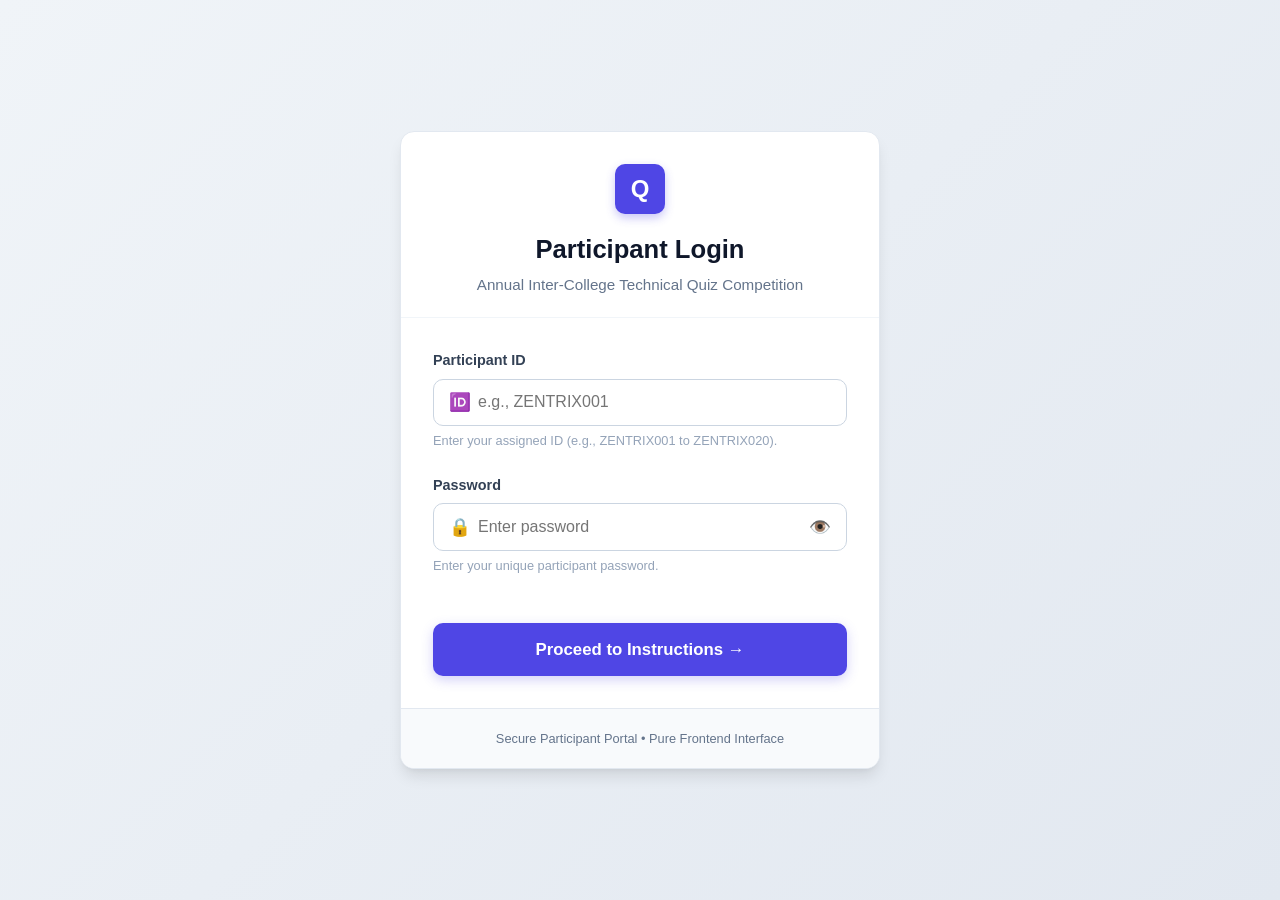
<file: index.html>
<!DOCTYPE html>
<html lang="en">
<head>
  <meta charset="UTF-8">
  <meta http-equiv="refresh" content="0; url=login.html">
  <title>Redirecting to Quiz Login...</title>
  <script>
    window.location.href = "login.html";
  </script>
</head>
<body style="background:#0f172a; color:#fff; font-family:sans-serif; display:flex; justify-content:center; align-items:center; height:100vh; margin:0;">
  <p>Redirecting to <a href="login.html" style="color:#6366f1;">Login Page</a>...</p>
</body>
</html>
</file>
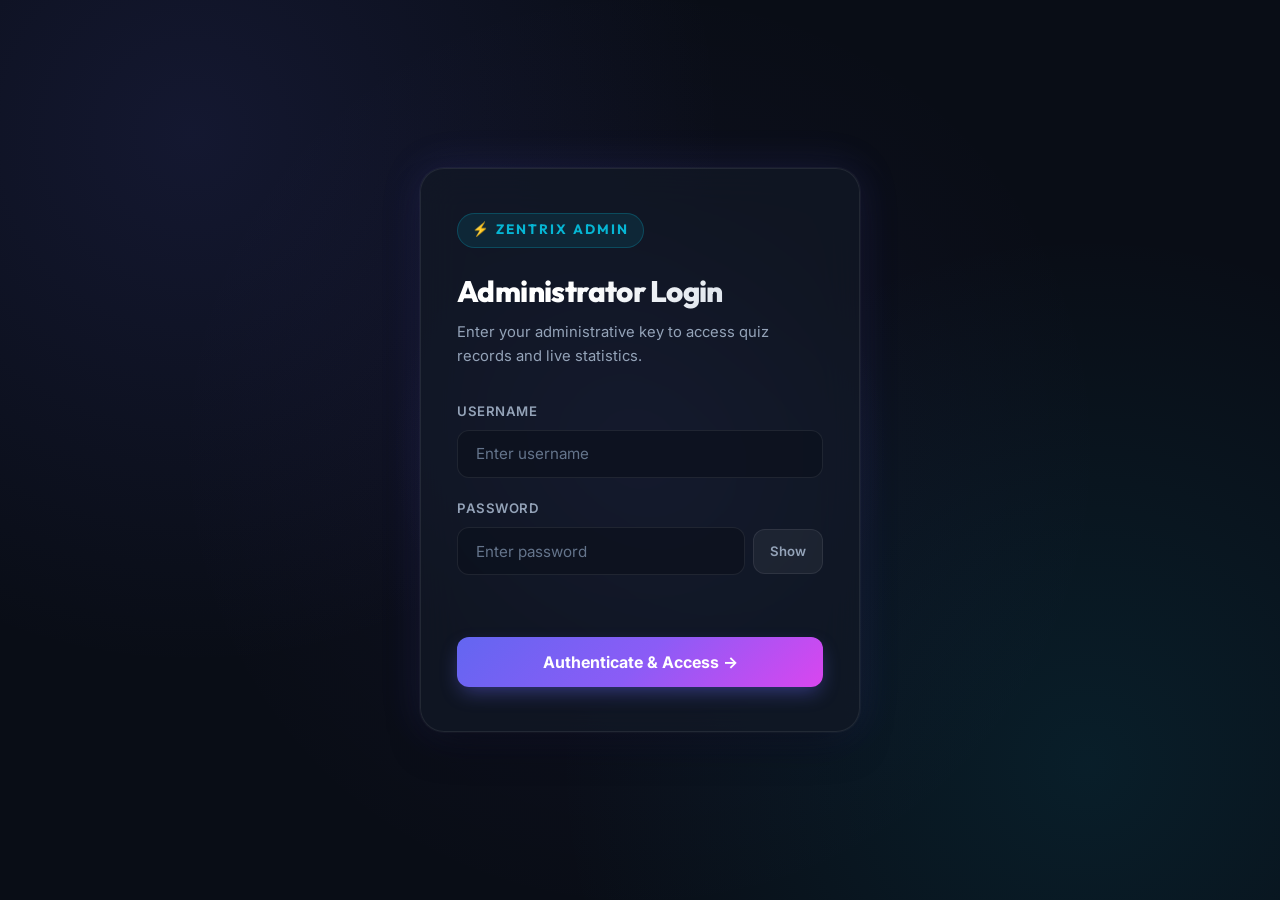
<file: portal-secret-x2026/index.html>
<!DOCTYPE html>
<html lang="en">

<head>

    <meta charset="UTF-8">

    <meta name="viewport"
          content="width=device-width, initial-scale=1.0">

    <title>Zentrix Quiz - Admin Command Center</title>

    <base href="/portal-secret-x2026/">

    <link rel="stylesheet" href="/portal-secret-x2026/portal.css">

</head>


<body>


    <!-- ADMIN LOGIN -->

    <section id="loginView" class="login-view">

        <div class="login-card">

            <div class="brand">
                ⚡ ZENTRIX ADMIN
            </div>

            <h1>
                Administrator Login
            </h1>

            <p class="muted">
                Enter your administrative key to access quiz records and live statistics.
            </p>


            <form id="loginForm">


                <label for="username">
                    Username
                </label>

                <input
                    type="text"
                    id="username"
                    placeholder="Enter username"
                    autocomplete="username"
                >


                <label for="password">
                    Password
                </label>


                <div class="password-row">

                    <input
                        type="password"
                        id="password"
                        placeholder="Enter password"
                        autocomplete="current-password"
                    >

                    <button
                        type="button"
                        id="togglePassword"
                    >
                        Show
                    </button>

                </div>


                <p
                    id="loginError"
                    class="error"
                ></p>


                <button
                    type="submit"
                    class="primary"
                >
                    Authenticate & Access →
                </button>


            </form>

        </div>

    </section>



    <!-- ADMIN DASHBOARD -->

    <section id="dashboardView" hidden>


        <header class="topbar">

            <div>

                <span class="brand small">
                    ⚡ ZENTRIX ADMIN
                </span>

                <h1>
                    Admin Dashboard
                </h1>

            </div>

            <div class="topbar-actions">

                <button
                    id="clearTestDataBtn"
                    class="secondary"
                >
                    🗑️ Clear Test Data
                </button>

                <button
                    id="logoutBtn"
                    class="secondary"
                >
                    🚪 Logout
                </button>

            </div>

        </header>



        <!-- SUMMARY CARDS -->

        <div class="summary-grid">


            <div class="summary-card">

                <span>
                    Total Participants
                </span>

                <strong id="totalParticipants">
                    0
                </strong>

            </div>


            <div class="summary-card">

                <span>
                    Submitted
                </span>

                <strong id="submitted">
                    0
                </strong>

            </div>


            <div class="summary-card">

                <span>
                    Not Submitted
                </span>

                <strong id="notSubmitted">
                    0
                </strong>

            </div>


            <div class="summary-card">

                <span>
                    Highest Score
                </span>

                <strong id="highestScore">
                    0/100
                </strong>

            </div>


        </div>



        <!-- PARTICIPANT RESULTS -->

        <div class="panel">


            <div class="panel-title">

                <div>

                    <h2>
                        Participant Results
                    </h2>

                    <p>
                        Real-time submissions, scores, and integrity violation logs
                    </p>

                </div>

            </div>


            <div class="table-wrap">


                <table>


                    <thead>

                        <tr>

                            <th>
                                Participant Name
                            </th>

                            <th>
                                Participant ID
                            </th>

                            <th>
                                Score /100
                            </th>

                            <th>
                                Time Taken
                            </th>

                            <th>
                                Correct Answers
                            </th>

                            <th>
                                Wrong Answers
                            </th>

                            <th>
                                Tab-Switch Violations
                            </th>

                            <th>
                                Submission Status
                            </th>

                            <th>
                                View Details
                            </th>

                        </tr>

                    </thead>


                    <tbody id="participantsBody">

                    </tbody>


                </table>


            </div>


        </div>


    </section>



    <!-- PARTICIPANT DETAILS -->

    <section id="detailsView" hidden>


        <header class="topbar">

            <div>

                <span class="brand small">
                    ⚡ ZENTRIX ADMIN
                </span>

                <h1>
                    Participant Details
                </h1>

            </div>


            <button
                id="backBtn"
                class="secondary"
            >
                ← Back to Dashboard
            </button>

        </header>



        <!-- PARTICIPANT INFORMATION -->

        <div class="profile-grid">


            <div>

                <span>
                    Name
                </span>

                <strong id="detailName">
                </strong>

            </div>


            <div>

                <span>
                    Participant ID
                </span>

                <strong id="detailId">
                </strong>

            </div>


            <div>

                <span>
                    Score
                </span>

                <strong id="detailScore">
                </strong>

            </div>


            <div>

                <span>
                    Time Taken
                </span>

                <strong id="detailTime">
                </strong>

            </div>


            <div>

                <span>
                    Correct Answers
                </span>

                <strong id="detailCorrect">
                </strong>

            </div>


            <div>

                <span>
                    Wrong Answers
                </span>

                <strong id="detailWrong">
                </strong>

            </div>


            <div>

                <span>
                    Tab-Switch Violations
                </span>

                <strong id="detailViolations">
                </strong>

            </div>


            <div>

                <span>
                    Submission Status
                </span>

                <strong id="detailStatus">
                </strong>

            </div>


        </div>



        <!-- QUESTION RESULTS -->

        <div class="panel">

            <h2>
                Question-wise Results
            </h2>

            <div id="questionResults">

            </div>

        </div>


    </section>



    <script src="/portal-secret-x2026/portal.js"></script>


</body>

</html>
</file>
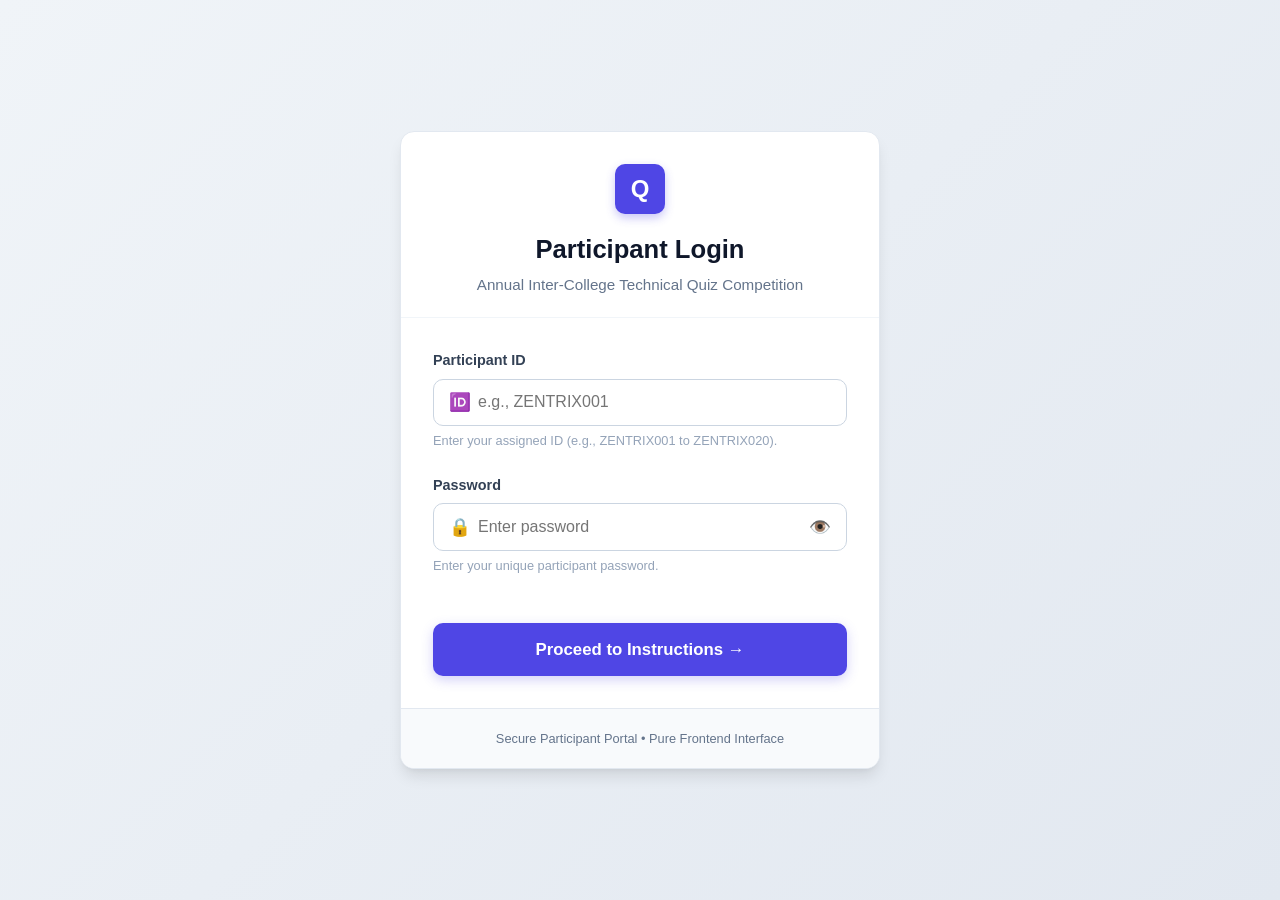
<file: instructions.html>
<!DOCTYPE html>
<html lang="en">
<head>
  <meta charset="UTF-8">
  <meta name="viewport" content="width=device-width, initial-scale=1.0">
  <title>College Tech Quiz 2026 - Instructions</title>
  <link rel="stylesheet" href="style.css">
</head>
<body>
  <div class="page-wrapper">
    <div class="card instructions-card">
      <div class="card-header">
        <div class="brand-icon" style="margin: 0 auto 0.75rem auto; width: 44px; height: 44px; font-size: 1.3rem;">📋</div>
        <h2>Quiz Instructions & Rules</h2>
        <p>Please review the rules carefully before starting your attempt.</p>
      </div>

      <div class="card-body">
        <!-- Participant Greeting Banner -->
        <div class="participant-banner" style="justify-content: center; text-align: center;">
          <div>
            <strong>Allocated Participant ID:</strong> <span id="participantIdDisplay">Loading...</span>
          </div>
        </div>

        <!-- Metric Boxes -->
        <div class="rules-grid">
          <div class="rule-metric-box">
            <div class="metric-val">20</div>
            <div class="metric-lbl">Total Questions</div>
          </div>
          <div class="rule-metric-box">
            <div class="metric-val">15:00</div>
            <div class="metric-lbl">Minutes Time Limit</div>
          </div>
          <div class="rule-metric-box">
            <div class="metric-val">+5</div>
            <div class="metric-lbl">Per Correct Answer</div>
          </div>
          <div class="rule-metric-box">
            <div class="metric-val">0</div>
            <div class="metric-lbl">Negative Marking</div>
          </div>
          <div class="rule-metric-box">
            <div class="metric-val">100</div>
            <div class="metric-lbl">Maximum Score</div>
          </div>
        </div>

        <!-- Detailed Rules List -->
        <ul class="instruction-list">
          <li class="instruction-item">
            <span class="item-icon">⏱️</span>
            <div class="item-content">
              <h4>Strict 15-Minute Timer</h4>
              <p>The countdown timer starts the moment you click "Start Quiz". If the timer reaches 00:00, your quiz will automatically be submitted with your current selections.</p>
            </div>
          </li>

          <li class="instruction-item warning-item">
            <span class="item-icon">⚠️</span>
            <div class="item-content">
              <h4>Tab Switching Detection</h4>
              <p>Tab switching is actively detected and recorded. Navigating away from the quiz tab to other browser tabs or windows will trigger a violation counter and prompt a warning alert.</p>
            </div>
          </li>

          <li class="instruction-item warning-item">
            <span class="item-icon">🔄</span>
            <div class="item-content">
              <h4>Leaving / Refreshing Warning</h4>
              <p>Reloading the page, closing the tab, or navigating backward will trigger a browser warning. Please avoid refreshing during your test attempt.</p>
            </div>
          </li>

          <li class="instruction-item danger-item">
            <span class="item-icon">🔒</span>
            <div class="item-content">
              <h4>One-Time Submission</h4>
              <p>Once you click "Submit Quiz" and confirm, your attempt is finalized and completed. You will not be able to re-take or modify answers.</p>
            </div>
          </li>

          <li class="instruction-item">
            <span class="item-icon">🧭</span>
            <div class="item-content">
              <h4>Question Navigation</h4>
              <p>You can freely navigate between all 20 questions using the Previous/Next buttons or the question grid palette. Only one option (A, B, C, or D) can be chosen per question.</p>
            </div>
          </li>
        </ul>

        <!-- Checkbox Acknowledgment -->
        <div class="acknowledgement-box">
          <input type="checkbox" id="acknowledgeCheck">
          <label for="acknowledgeCheck">
            I have read, understood, and agree to adhere to all the quiz rules and monitoring guidelines.
          </label>
        </div>

        <button type="button" id="startQuizBtn" class="btn btn-primary btn-block" style="padding: 0.95rem; font-size: 1.05rem;" disabled>
          🚀 Start Quiz Now
        </button>
      </div>

      <div class="card-footer">
        <a href="login.html" class="btn btn-outline" style="font-size: 0.85rem;">
          ← Switch Participant
        </a>
        <span style="font-size: 0.8rem; color: var(--slate-500);">
          Ensure a stable internet connection before beginning.
        </span>
      </div>
    </div>
  </div>

  <script src="script.js"></script>
</body>
</html>
</file>
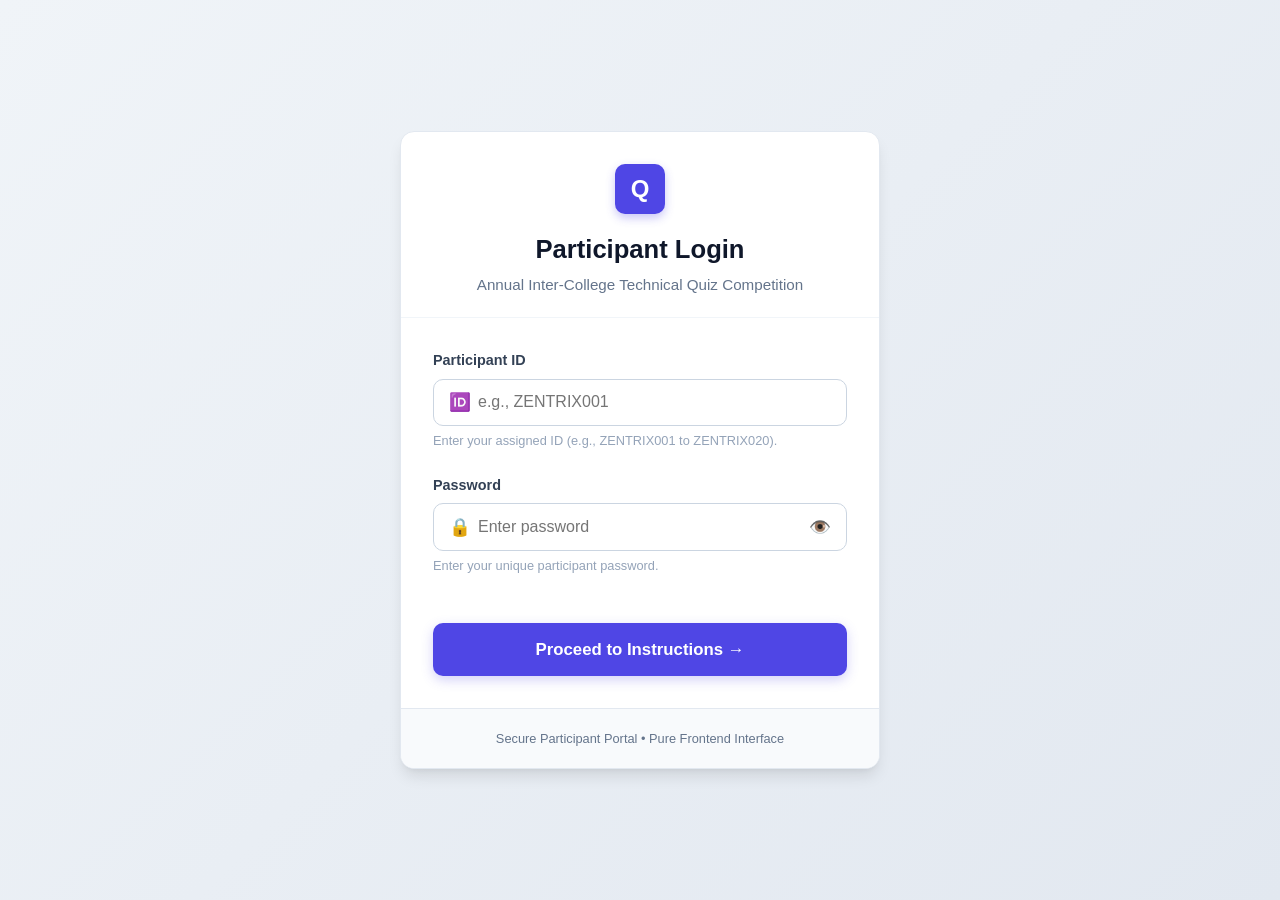
<file: login.html>
<!DOCTYPE html>
<html lang="en">
<head>
  <meta charset="UTF-8">
  <meta name="viewport" content="width=device-width, initial-scale=1.0">
  <title>College Tech Quiz 2026 - Participant Login</title>
  <link rel="stylesheet" href="style.css">
</head>
<body>
  <div class="page-wrapper">
    <div class="card auth-card">
      <div class="card-header">
        <div class="brand-icon" style="margin: 0 auto 1rem auto; width: 50px; height: 50px; font-size: 1.5rem;">Q</div>
        <h2>Participant Login</h2>
        <p>Annual Inter-College Technical Quiz Competition</p>
      </div>

      <div class="card-body">
        <div id="loginAlert" class="alert-message alert-danger" role="alert">
          Please fill in all required fields.
        </div>

        <form id="loginForm" novalidate>
          <div class="form-group">
            <label for="participantId">Participant ID</label>
            <div class="input-wrapper">
              <span class="input-icon">🆔</span>
              <input 
                type="text" 
                id="participantId" 
                class="form-input" 
                placeholder="e.g., ZENTRIX001" 
                autocomplete="username" 
                required
              >
            </div>
            <span class="input-help">Enter your assigned ID (e.g., ZENTRIX001 to ZENTRIX020).</span>
          </div>

          <div class="form-group">
            <label for="participantPassword">Password</label>
            <div class="input-wrapper">
              <span class="input-icon">🔒</span>
              <input 
                type="password" 
                id="participantPassword" 
                class="form-input" 
                placeholder="Enter password" 
                autocomplete="current-password" 
                required
                style="padding-right: 2.75rem;"
              >
              <button 
                type="button" 
                id="toggleParticipantPassword" 
                class="password-toggle-btn"
                aria-label="Toggle password visibility"
                style="position: absolute; right: 0.75rem; background: none; border: none; cursor: pointer; color: var(--slate-400); font-size: 1.1rem; padding: 0.25rem; display: flex; align-items: center;"
              >
                👁️
              </button>
            </div>
            <span class="input-help">Enter your unique participant password.</span>
          </div>

          <button type="submit" id="loginBtn" class="btn btn-primary btn-block" style="padding: 0.95rem; font-size: 1.05rem; margin-top: 1.5rem;">
            Proceed to Instructions →
          </button>
        </form>
      </div>

      <div class="card-footer" style="justify-content: center; text-align: center;">
        <span style="font-size: 0.8rem; color: var(--slate-500);">
          Secure Participant Portal • Pure Frontend Interface
        </span>
      </div>
    </div>
  </div>

  <script src="script.js"></script>
</body>
</html>
</file>
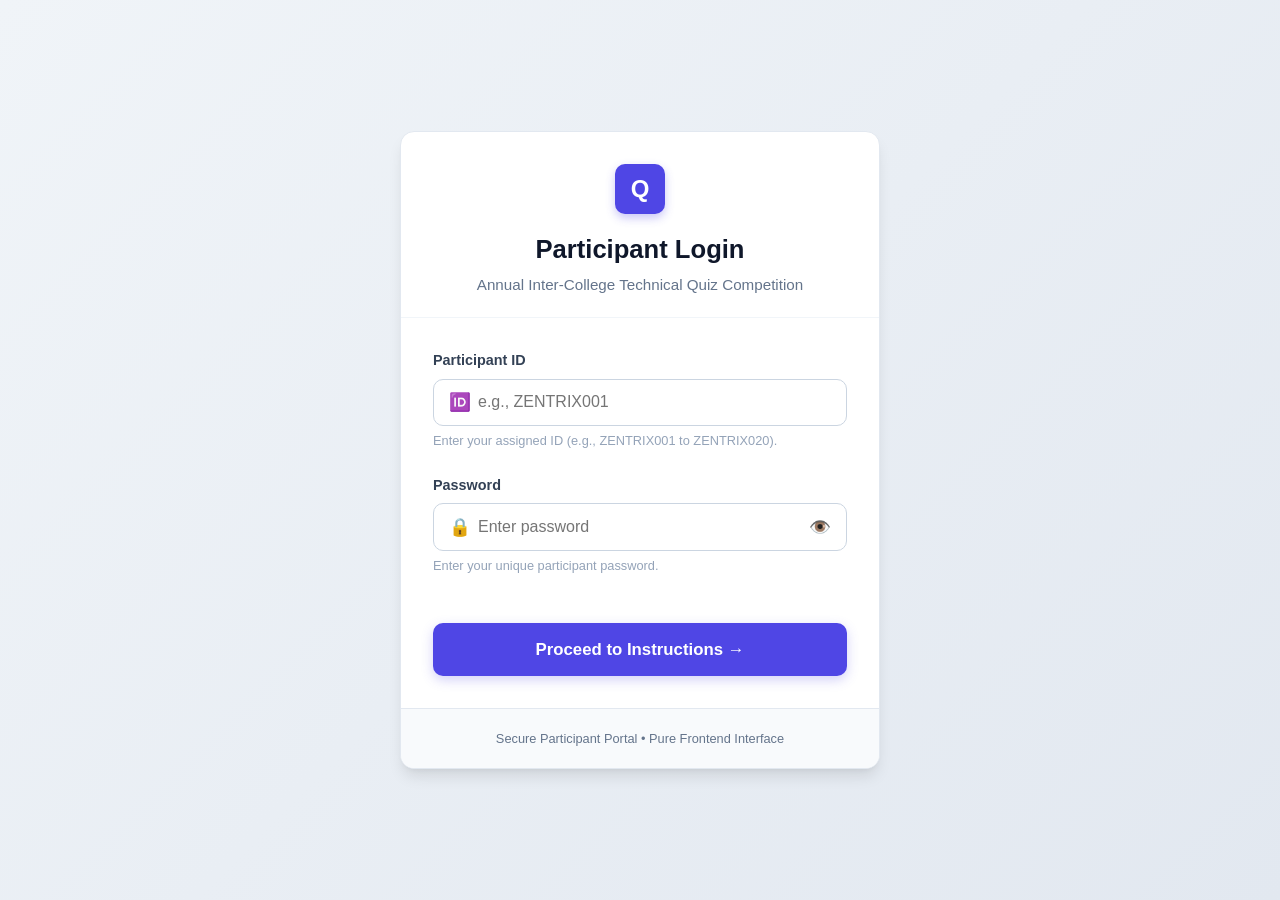
<file: quiz.html>
<!DOCTYPE html>
<html lang="en">
<head>
  <meta charset="UTF-8">
  <meta name="viewport" content="width=device-width, initial-scale=1.0">
  <title>College Tech Quiz 2026 - Quiz Assessment</title>
  <link rel="stylesheet" href="style.css">
</head>
<body class="quiz-wrapper">

  <!-- ========================================================================
       TOP STICKY NAVIGATION BAR
       ======================================================================== -->
  <header class="app-header">
    <div class="header-container">
      <!-- Brand & Title -->
      <div class="brand">
        <div class="brand-icon">Q</div>
        <div class="brand-info">
          <h1>College Tech Quiz 2026</h1>
          <span>Participant Assessment Portal</span>
        </div>
      </div>

      <!-- Center: 15-Minute Countdown Timer -->
      <div id="timerPill" class="timer-pill" title="Time remaining before automatic submission">
        <span class="timer-icon">⏳</span>
        <span id="timerDisplay">15:00</span>
      </div>

      <!-- Right: Participant Details & Tab Violation Counter -->
      <div class="header-meta">
        <div class="participant-pill" title="Logged in Participant">
          👤 <strong id="headerParticipantName">Participant</strong>
          <span style="opacity: 0.7;">(<span id="headerParticipantId">ID</span>)</span>
        </div>

        <div id="violationCounterBadge" class="violation-pill" title="Tab switch violation count">
          ⚠️ Violations: <span id="violationCountNumber">0</span>
        </div>
      </div>
    </div>
  </header>

  <!-- ========================================================================
       MAIN QUIZ INTERFACE (QUESTION PANEL & SIDEBAR PALETTE)
       ======================================================================== -->
  <main id="quizMainContainer" class="quiz-main-content">
    
    <!-- Left Column: Active Question Panel -->
    <section class="question-panel" aria-label="Current Question">
      <div class="question-meta-bar">
        <span id="questionNumberBadge" class="question-badge">Question 1 of 20</span>
        <span class="points-badge">+5 Points • Single Choice</span>
      </div>

      <h2 id="questionText" class="question-text">
        Loading question...
      </h2>

      <!-- 4 Option Choices (A, B, C, D) -->
      <div id="optionsContainer" class="options-list" role="radiogroup" aria-labelledby="questionText">
        <!-- Dynamically rendered options will appear here -->
      </div>

      <!-- Question Action Buttons -->
      <div class="quiz-controls-bar">
        <div class="nav-actions-left">
          <button type="button" id="prevBtn" class="btn btn-secondary">
            ← Previous
          </button>
          <button type="button" id="clearSelectionBtn" class="btn btn-outline" title="Clear chosen answer for this question">
            Clear Choice
          </button>
        </div>

        <div class="nav-actions-right">
          <button type="button" id="nextBtn" class="btn btn-primary">
            Next Question →
          </button>
          <button type="button" id="submitQuizBtn" class="btn btn-success">
            Submit Quiz ✓
          </button>
        </div>
      </div>
    </section>

    <!-- Right Column: Question Navigation Grid Palette -->
    <aside class="navigation-palette" aria-label="Question Navigation">
      <div class="palette-header">
        <h3>Question Palette</h3>
        <div id="answeredCountDisplay" class="palette-stats">0 of 20 Answered</div>
      </div>

      <!-- 20 Question Grid Buttons -->
      <div id="questionGrid" class="question-grid">
        <!-- Buttons 1 to 20 dynamically populated -->
      </div>

      <!-- Palette Legend -->
      <div class="palette-legend">
        <div class="legend-item">
          <span class="legend-dot current"></span>
          <span>Current Question</span>
        </div>
        <div class="legend-item">
          <span class="legend-dot answered"></span>
          <span>Answered</span>
        </div>
        <div class="legend-item">
          <span class="legend-dot unanswered"></span>
          <span>Unanswered</span>
        </div>
      </div>

      <button type="button" id="sidebarSubmitBtn" class="btn btn-success btn-block">
        Finish & Submit Quiz
      </button>
    </aside>

  </main>

  <!-- ========================================================================
       POST-SUBMISSION RESULTS & SUMMARY SCREEN
       ======================================================================== -->
  <div id="resultsContainer" class="results-container">
    <div class="card">
      <div class="card-header" style="background: var(--slate-50);">
        <div class="modal-icon success-icon">✓</div>
        <h2>Quiz Submitted Successfully</h2>
        <p id="resStatus" style="font-weight: 600; color: var(--success); margin-top: 0.35rem;">
          Submitted by Participant
        </p>
      </div>

      <div class="card-body">
        <div class="participant-banner" style="margin-bottom: 1.5rem;">
          <div><strong>Participant:</strong> <span id="resParticipantName">---</span></div>
          <div><strong>Participant ID:</strong> <span id="resParticipantId">---</span></div>
        </div>

        <!-- Metrics Grid -->
        <div class="result-stat-grid">
          <div class="result-stat-box">
            <div id="resScore" class="val">-- / 100</div>
            <div class="lbl">Score Preview</div>
          </div>
          <div class="result-stat-box">
            <div id="resAttempted" class="val">-- / 20</div>
            <div class="lbl">Attempted</div>
          </div>
          <div class="result-stat-box">
            <div id="resTimeTaken" class="val">--</div>
            <div class="lbl">Time Taken</div>
          </div>
          <div class="result-stat-box">
            <div id="resViolations" class="val" style="color: var(--danger);">0</div>
            <div class="lbl">Violations</div>
          </div>
        </div>

        <!-- Backend Developer Notes -->
        <div class="backend-info-box">
          <strong>🔌 Ready for Flask Backend Integration:</strong>
          <p style="margin-top: 0.25rem;">
            All responses, time metrics, and violation counters have been compiled into a clean JavaScript object ready for an HTTP POST request to your Flask API endpoint.
          </p>
        </div>

        <!-- Raw JSON Payload Viewer -->
        <details class="json-preview-container">
          <summary>View Structured JSON Data Payload (for Backend Developer)</summary>
          <pre id="jsonPayloadDisplay" class="json-code-box"></pre>
        </details>
      </div>

      <div class="card-footer" style="justify-content: center;">
        <a href="login.html" class="btn btn-secondary">
          ← Return to Login
        </a>
      </div>
    </div>
  </div>

  <!-- ========================================================================
       MODAL 1: TAB-SWITCH VIOLATION WARNING MODAL
       ======================================================================== -->
  <div id="violationModal" class="modal-overlay" role="dialog" aria-modal="true" aria-labelledby="violationModalTitle">
    <div class="modal-card">
      <div class="modal-body">
        <div class="modal-icon warning-icon">⚠️</div>
        <h3 id="violationModalTitle">Warning: Tab Switch Detected!</h3>
        <p>
          You navigated away from the quiz tab. This event has been logged and recorded against your participant session.
        </p>
        
        <div class="modal-stats-box">
          <div>
            <div id="modalViolationCount" class="modal-stat-val" style="color: var(--danger);">1</div>
            <div class="modal-stat-lbl">Recorded Violations</div>
          </div>
        </div>

        <p style="font-size: 0.88rem; color: var(--slate-700);">
          Please remain on this browser tab until you have submitted your quiz. Multiple violations are logged in your final submission record.
        </p>

        <div class="modal-actions">
          <button type="button" id="dismissViolationBtn" class="btn btn-primary btn-block">
            I Understand & Resume Quiz
          </button>
        </div>

        <p class="disclaimer-note">
          Notice: Tab-switch detection monitors tab visibility changes on this browser. It does not claim to prevent all external cheating methods or detect secondary devices.
        </p>
      </div>
    </div>
  </div>

  <!-- ========================================================================
       MODAL 2: CONFIRM QUIZ SUBMISSION MODAL
       ======================================================================== -->
  <div id="submitModal" class="modal-overlay" role="dialog" aria-modal="true" aria-labelledby="submitModalTitle">
    <div class="modal-card">
      <div class="modal-body">
        <div class="modal-icon submit-icon">📝</div>
        <h3 id="submitModalTitle">Confirm Submission</h3>
        <p>
          Are you sure you want to finalize and submit your quiz attempt?
        </p>

        <div class="modal-stats-box">
          <div>
            <div id="modalAnsweredStat" class="modal-stat-val" style="color: var(--success);">0 / 20</div>
            <div class="modal-stat-lbl">Questions Answered</div>
          </div>
          <div>
            <div id="modalUnansweredStat" class="modal-stat-val" style="color: var(--warning);">20</div>
            <div class="modal-stat-lbl">Remaining Unanswered</div>
          </div>
        </div>

        <p style="font-size: 0.85rem; color: var(--slate-600);">
          Once submitted, your attempt is final and your answers cannot be altered.
        </p>

        <div class="modal-actions">
          <button type="button" id="cancelSubmitBtn" class="btn btn-secondary">
            Return to Quiz
          </button>
          <button type="button" id="confirmSubmitBtn" class="btn btn-success">
            Yes, Submit Now
          </button>
        </div>
      </div>
    </div>
  </div>

  <script src="script.js"></script>
</body>
</html>
</file>
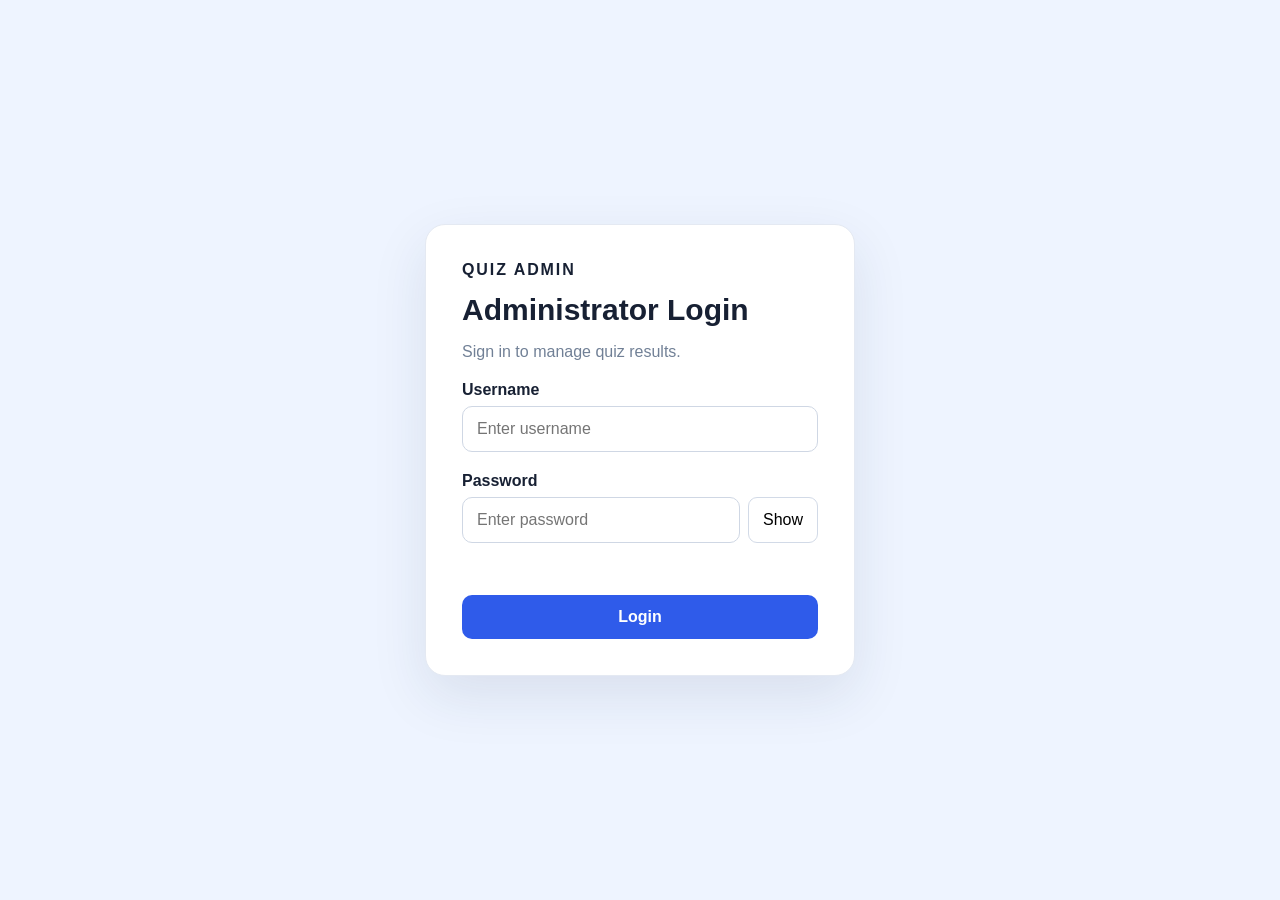
<file: admin/admin.html>
<!DOCTYPE html>
<html lang="en">

<head>

    <meta charset="UTF-8">

    <meta name="viewport"
          content="width=device-width, initial-scale=1.0">

    <title>Quiz Admin</title>

    <link rel="stylesheet" href="admin.css">

</head>


<body>


    <!-- ADMIN LOGIN -->

    <section id="loginView" class="login-view">

        <div class="login-card">

            <div class="brand">
                QUIZ ADMIN
            </div>

            <h1>
                Administrator Login
            </h1>

            <p class="muted">
                Sign in to manage quiz results.
            </p>


            <form id="loginForm">


                <label for="username">
                    Username
                </label>

                <input
                    type="text"
                    id="username"
                    placeholder="Enter username"
                >


                <label for="password">
                    Password
                </label>


                <div class="password-row">

                    <input
                        type="password"
                        id="password"
                        placeholder="Enter password"
                    >

                    <button
                        type="button"
                        id="togglePassword"
                    >
                        Show
                    </button>

                </div>


                <p
                    id="loginError"
                    class="error"
                ></p>


                <button
                    type="submit"
                    class="primary"
                >
                    Login
                </button>


            </form>


           

        </div>

    </section>



    <!-- ADMIN DASHBOARD -->

    <section id="dashboardView" hidden>


        <header class="topbar">

            <div>

                <span class="brand small">
                    QUIZ ADMIN
                </span>

                <h1>
                    Admin Dashboard
                </h1>

            </div>


            <button
                id="logoutBtn"
                class="secondary"
            >
                Logout
            </button>

            <button
    id="clearTestDataBtn"
    class="secondary"
>
    Clear Test Data
</button>

        </header>



        <!-- SUMMARY CARDS -->

        <div class="summary-grid">


            <div class="summary-card">

                <span>
                    Total Participants
                </span>

                <strong id="totalParticipants">
                    0
                </strong>

            </div>


            <div class="summary-card">

                <span>
                    Submitted
                </span>

                <strong id="submitted">
                    0
                </strong>

            </div>


            <div class="summary-card">

                <span>
                    Not Submitted
                </span>

                <strong id="notSubmitted">
                    0
                </strong>

            </div>


            <div class="summary-card">

                <span>
                    Highest Score
                </span>

                <strong id="highestScore">
                    0/100
                </strong>

            </div>


        </div>



        <!-- PARTICIPANT RESULTS -->

        <div class="panel">


            <div class="panel-title">

                <div>

                    <h2>
                        Participant Results
                    </h2>

                    <p>
                        Quiz participant results
                    </p>

                </div>

            </div>


            <div class="table-wrap">


                <table>


                    <thead>

                        <tr>

                            <th>
                                Participant Name
                            </th>

                            <th>
                                Participant ID
                            </th>

                            <th>
                                Score /100
                            </th>

                            <th>
                                Time Taken
                            </th>

                            <th>
                                Correct Answers
                            </th>

                            <th>
                                Wrong Answers
                            </th>

                            <th>
                                Tab-Switch Violations
                            </th>

                            <th>
                                Submission Status
                            </th>

                            <th>
                                View Details
                            </th>

                        </tr>

                    </thead>


                    <tbody id="participantsBody">

                    </tbody>


                </table>


            </div>


        </div>


    </section>



    <!-- PARTICIPANT DETAILS -->

    <section id="detailsView" hidden>


        <header class="topbar">

            <div>

                <span class="brand small">
                    QUIZ ADMIN
                </span>

                <h1>
                    Participant Details
                </h1>

            </div>


            <button
                id="backBtn"
                class="secondary"
            >
                ← Back to Dashboard
            </button>

        </header>



        <!-- PARTICIPANT INFORMATION -->

        <div class="profile-grid">


            <div>

                <span>
                    Name
                </span>

                <strong id="detailName">
                </strong>

            </div>


            <div>

                <span>
                    Participant ID
                </span>

                <strong id="detailId">
                </strong>

            </div>


            <div>

                <span>
                    Score
                </span>

                <strong id="detailScore">
                </strong>

            </div>


            <div>

                <span>
                    Time Taken
                </span>

                <strong id="detailTime">
                </strong>

            </div>


            <div>

                <span>
                    Correct Answers
                </span>

                <strong id="detailCorrect">
                </strong>

            </div>


            <div>

                <span>
                    Wrong Answers
                </span>

                <strong id="detailWrong">
                </strong>

            </div>


            <div>

                <span>
                    Tab-Switch Violations
                </span>

                <strong id="detailViolations">
                </strong>

            </div>


            <div>

                <span>
                    Submission Status
                </span>

                <strong id="detailStatus">
                </strong>

            </div>


        </div>



        <!-- QUESTION RESULTS -->

        <div class="panel">

            <h2>
                Question-wise Results
            </h2>

            <div id="questionResults">

            </div>

        </div>


    </section>



    <script src="admin.js"></script>


</body>

</html>
</file>
<file: portal-secret-x2026/portal.css>
@import url('https://fonts.googleapis.com/css2?family=Inter:wght@300;400;500;600;700;800&family=Outfit:wght@500;600;700;800&family=JetBrains+Mono:wght@400;500;600&display=swap');

/* ==========================================================================
   ZENTRIX QUIZ - ULTRA-PREMIUM ADMIN DASHBOARD & LOGIN STYLESHEET
   Dark Glassmorphism, Cyber-Indigo Accents, Micro-Animations
   ========================================================================== */

:root {
  --bg-dark: #090d16;
  --bg-card: rgba(18, 24, 38, 0.75);
  --bg-card-hover: rgba(26, 35, 54, 0.85);
  --bg-input: rgba(13, 18, 30, 0.8);
  --border-subtle: rgba(255, 255, 255, 0.08);
  --border-glow: rgba(99, 102, 241, 0.4);
  
  --primary: #6366f1;
  --primary-gradient: linear-gradient(135deg, #6366f1 0%, #8b5cf6 50%, #d946ef 100%);
  --primary-hover: #4f46e5;
  --cyan-glow: #06b6d4;
  --emerald-glow: #10b981;
  --amber-glow: #f59e0b;
  --rose-glow: #f43f5e;
  
  --text-main: #f8fafc;
  --text-muted: #94a3b8;
  --text-dim: #64748b;
  
  --font-sans: 'Inter', -apple-system, BlinkMacSystemFont, 'Segoe UI', Roboto, sans-serif;
  --font-display: 'Outfit', sans-serif;
  --font-mono: 'JetBrains Mono', monospace;
  
  --shadow-glow: 0 0 25px rgba(99, 102, 241, 0.25);
  --shadow-card: 0 20px 40px -15px rgba(0, 0, 0, 0.5), 0 0 1px 1px rgba(255, 255, 255, 0.05);
}

[hidden],
#loginView[hidden],
#dashboardView[hidden],
#detailsView[hidden] {
  display: none !important;
}

*, *::before, *::after {
  box-sizing: border-box;
  margin: 0;
  padding: 0;
}

body {
  font-family: var(--font-sans);
  background-color: var(--bg-dark);
  background-image: 
    radial-gradient(circle at 15% 15%, rgba(99, 102, 241, 0.12) 0%, transparent 40%),
    radial-gradient(circle at 85% 85%, rgba(6, 182, 212, 0.10) 0%, transparent 40%),
    radial-gradient(circle at 50% 50%, rgba(139, 92, 246, 0.05) 0%, transparent 60%);
  background-attachment: fixed;
  color: var(--text-main);
  min-height: 100vh;
  line-height: 1.6;
  -webkit-font-smoothing: antialiased;
}

button, input, select {
  font-family: inherit;
}

button {
  cursor: pointer;
  border: none;
  outline: none;
  transition: all 0.25s cubic-bezier(0.4, 0, 0.2, 1);
}

/* ==========================================================================
   ADMIN LOGIN VIEW
   ========================================================================== */

.login-view {
  min-height: 100vh;
  display: flex;
  align-items: center;
  justify-content: center;
  padding: 1.5rem;
  position: relative;
  overflow: hidden;
}

.login-view::before {
  content: '';
  position: absolute;
  width: 500px;
  height: 500px;
  background: radial-gradient(circle, rgba(99, 102, 241, 0.18) 0%, transparent 70%);
  top: 50%;
  left: 50%;
  transform: translate(-50%, -50%);
  pointer-events: none;
  z-index: 0;
}

.login-card {
  position: relative;
  z-index: 1;
  width: 100%;
  max-width: 440px;
  background: var(--bg-card);
  backdrop-filter: blur(20px);
  -webkit-backdrop-filter: blur(20px);
  border: 1px solid var(--border-subtle);
  border-radius: 24px;
  padding: 2.75rem 2.25rem;
  box-shadow: var(--shadow-card), 0 0 40px rgba(99, 102, 241, 0.15);
  animation: cardEntrance 0.6s cubic-bezier(0.16, 1, 0.3, 1);
}

@keyframes cardEntrance {
  from {
    opacity: 0;
    transform: translateY(24px) scale(0.97);
  }
  to {
    opacity: 1;
    transform: translateY(0) scale(1);
  }
}

.login-card .brand {
  display: inline-flex;
  align-items: center;
  gap: 0.5rem;
  font-family: var(--font-display);
  font-size: 0.85rem;
  font-weight: 700;
  letter-spacing: 0.15em;
  text-transform: uppercase;
  color: var(--cyan-glow);
  background: rgba(6, 182, 212, 0.1);
  border: 1px solid rgba(6, 182, 212, 0.25);
  padding: 0.35rem 0.85rem;
  border-radius: 999px;
  margin-bottom: 1.25rem;
}

.login-card h1 {
  font-family: var(--font-display);
  font-size: 1.85rem;
  font-weight: 800;
  color: #ffffff;
  letter-spacing: -0.02em;
  margin-bottom: 0.4rem;
  background: linear-gradient(135deg, #ffffff 30%, #cbd5e1 100%);
  -webkit-background-clip: text;
  background-clip: text;
  -webkit-text-fill-color: transparent;
}

.login-card .muted {
  font-size: 0.925rem;
  color: var(--text-muted);
  margin-bottom: 2rem;
}

.login-card form {
  display: flex;
  flex-direction: column;
}

.login-card label {
  font-size: 0.825rem;
  font-weight: 600;
  letter-spacing: 0.04em;
  text-transform: uppercase;
  color: var(--text-muted);
  margin-bottom: 0.5rem;
  margin-top: 1.25rem;
}

.login-card label:first-of-type {
  margin-top: 0;
}

.login-card input[type="text"],
.login-card input[type="password"] {
  width: 100%;
  background: var(--bg-input);
  border: 1px solid var(--border-subtle);
  border-radius: 12px;
  padding: 0.85rem 1.1rem;
  font-size: 0.95rem;
  color: var(--text-main);
  outline: none;
  transition: all 0.2s ease;
}

.login-card input::placeholder {
  color: var(--text-dim);
}

.login-card input:focus {
  border-color: var(--primary);
  background: rgba(18, 24, 38, 0.95);
  box-shadow: 0 0 0 3px rgba(99, 102, 241, 0.2), var(--shadow-glow);
}

.password-row {
  display: flex;
  gap: 0.5rem;
  align-items: center;
}

.password-row input {
  flex: 1;
}

.password-row button#togglePassword {
  background: rgba(255, 255, 255, 0.05);
  border: 1px solid var(--border-subtle);
  color: var(--text-muted);
  font-size: 0.825rem;
  font-weight: 600;
  padding: 0.85rem 1rem;
  border-radius: 12px;
}

.password-row button#togglePassword:hover {
  background: rgba(255, 255, 255, 0.1);
  color: var(--text-main);
  border-color: rgba(255, 255, 255, 0.15);
}

.login-card p.error {
  min-height: 1.25rem;
  font-size: 0.85rem;
  color: var(--rose-glow);
  margin-top: 0.85rem;
  margin-bottom: 0.5rem;
  font-weight: 500;
}

.login-card button.primary {
  margin-top: 1.25rem;
  background: var(--primary-gradient);
  color: #ffffff;
  font-size: 1rem;
  font-weight: 700;
  padding: 0.95rem;
  border-radius: 12px;
  box-shadow: 0 8px 20px -4px rgba(99, 102, 241, 0.45);
}

.login-card button.primary:hover {
  transform: translateY(-2px);
  box-shadow: 0 12px 25px -4px rgba(99, 102, 241, 0.6);
  filter: brightness(1.1);
}

.login-card button.primary:active {
  transform: translateY(0);
}

/* ==========================================================================
   DASHBOARD VIEW
   ========================================================================== */

#dashboardView, #detailsView {
  max-width: 1320px;
  margin: 0 auto;
  padding: 2.5rem 1.5rem 4rem;
  animation: fadeIn 0.4s ease-out;
}

@keyframes fadeIn {
  from { opacity: 0; transform: translateY(10px); }
  to { opacity: 1; transform: translateY(0); }
}

/* TOPBAR */
.topbar {
  display: flex;
  justify-content: space-between;
  align-items: center;
  flex-wrap: wrap;
  gap: 1.5rem;
  padding-bottom: 1.75rem;
  border-bottom: 1px solid var(--border-subtle);
  margin-bottom: 2.25rem;
}

.topbar .brand.small {
  display: inline-block;
  font-family: var(--font-display);
  font-size: 0.75rem;
  font-weight: 700;
  letter-spacing: 0.14em;
  text-transform: uppercase;
  color: var(--primary);
  margin-bottom: 0.25rem;
}

.topbar h1 {
  font-family: var(--font-display);
  font-size: 1.95rem;
  font-weight: 800;
  letter-spacing: -0.02em;
  color: #ffffff;
}

.topbar-actions {
  display: flex;
  align-items: center;
  gap: 0.85rem;
}

button.secondary {
  background: rgba(255, 255, 255, 0.05);
  border: 1px solid var(--border-subtle);
  color: var(--text-main);
  font-size: 0.875rem;
  font-weight: 600;
  padding: 0.65rem 1.2rem;
  border-radius: 10px;
  display: inline-flex;
  align-items: center;
  gap: 0.5rem;
}

button.secondary:hover {
  background: rgba(255, 255, 255, 0.1);
  border-color: rgba(255, 255, 255, 0.18);
  transform: translateY(-1px);
}

button#clearTestDataBtn {
  color: var(--rose-glow);
  border-color: rgba(244, 63, 94, 0.25);
  background: rgba(244, 63, 94, 0.08);
}

button#clearTestDataBtn:hover {
  background: rgba(244, 63, 94, 0.16);
  border-color: rgba(244, 63, 94, 0.4);
}

/* SUMMARY CARDS */
.summary-grid {
  display: grid;
  grid-template-columns: repeat(auto-fit, minmax(240px, 1fr));
  gap: 1.25rem;
  margin-bottom: 2.5rem;
}

.summary-card {
  background: var(--bg-card);
  backdrop-filter: blur(16px);
  -webkit-backdrop-filter: blur(16px);
  border: 1px solid var(--border-subtle);
  border-radius: 18px;
  padding: 1.5rem 1.6rem;
  box-shadow: var(--shadow-card);
  position: relative;
  overflow: hidden;
  transition: all 0.3s ease;
}

.summary-card:hover {
  transform: translateY(-3px);
  border-color: var(--border-glow);
  box-shadow: var(--shadow-card), var(--shadow-glow);
}

.summary-card::before {
  content: '';
  position: absolute;
  top: 0;
  left: 0;
  right: 0;
  height: 3px;
  background: var(--primary-gradient);
  opacity: 0.8;
}

.summary-card:nth-child(2)::before {
  background: linear-gradient(90deg, #06b6d4, #3b82f6);
}

.summary-card:nth-child(3)::before {
  background: linear-gradient(90deg, #10b981, #059669);
}

.summary-card:nth-child(4)::before {
  background: linear-gradient(90deg, #f59e0b, #f43f5e);
}

.summary-card span {
  display: block;
  font-size: 0.825rem;
  font-weight: 600;
  text-transform: uppercase;
  letter-spacing: 0.05em;
  color: var(--text-muted);
  margin-bottom: 0.65rem;
}

.summary-card p,
.summary-card strong {
  font-family: var(--font-display);
  font-size: 2.25rem;
  font-weight: 800;
  color: #ffffff;
  line-height: 1;
  display: block;
}

/* PANELS */
.panel {
  background: var(--bg-card);
  backdrop-filter: blur(16px);
  -webkit-backdrop-filter: blur(16px);
  border: 1px solid var(--border-subtle);
  border-radius: 20px;
  padding: 2rem;
  box-shadow: var(--shadow-card);
  margin-bottom: 2rem;
}

.panel-title {
  margin-bottom: 1.5rem;
}

.panel-title h2,
.panel h2 {
  font-family: var(--font-display);
  font-size: 1.45rem;
  font-weight: 700;
  color: #ffffff;
  margin-bottom: 0.25rem;
}

.panel-title p {
  color: var(--text-muted);
  font-size: 0.9rem;
}

.table-wrap,
.table-responsive {
  width: 100%;
  overflow-x: auto;
  border-radius: 14px;
  border: 1px solid var(--border-subtle);
  background: rgba(13, 18, 30, 0.4);
}

table {
  width: 100%;
  border-collapse: separate;
  border-spacing: 0;
  text-align: left;
}

th {
  background: rgba(13, 18, 30, 0.95);
  color: var(--text-muted);
  font-size: 0.75rem;
  font-weight: 700;
  text-transform: uppercase;
  letter-spacing: 0.08em;
  padding: 1.1rem 1.25rem;
  border-bottom: 1px solid var(--border-subtle);
  white-space: nowrap;
}

td {
  padding: 1.1rem 1.25rem;
  border-bottom: 1px solid rgba(255, 255, 255, 0.04);
  font-size: 0.925rem;
  color: var(--text-main);
  vertical-align: middle;
  white-space: nowrap;
}

tr:hover td {
  background: rgba(255, 255, 255, 0.025);
}

/* PROFILE GRID */
.profile-grid {
  display: grid;
  grid-template-columns: repeat(auto-fit, minmax(220px, 1fr));
  gap: 1.25rem;
  background: var(--bg-card);
  backdrop-filter: blur(16px);
  -webkit-backdrop-filter: blur(16px);
  border: 1px solid var(--border-subtle);
  border-radius: 20px;
  padding: 1.75rem;
  box-shadow: var(--shadow-card);
  margin-bottom: 2rem;
}

.profile-grid > div {
  padding: 1rem 1.2rem;
  border-radius: 14px;
  background: rgba(13, 18, 30, 0.6);
  border: 1px solid var(--border-subtle);
}

.profile-grid span {
  display: block;
  font-size: 0.75rem;
  font-weight: 700;
  text-transform: uppercase;
  letter-spacing: 0.06em;
  color: var(--text-muted);
  margin-bottom: 0.35rem;
}

.profile-grid strong {
  display: block;
  font-family: var(--font-display);
  font-size: 1.25rem;
  color: #ffffff;
}

/* QUESTION RESULTS VIEW */
#questionResults {
  display: grid;
  gap: 1rem;
  margin-top: 1rem;
}

.question-card {
  background: rgba(13, 18, 30, 0.7);
  border: 1px solid var(--border-subtle);
  border-radius: 14px;
  padding: 1.25rem 1.5rem;
  transition: all 0.2s ease;
}

.question-card.correct {
  border-left: 4px solid var(--emerald-glow);
}

.question-card.wrong {
  border-left: 4px solid var(--rose-glow);
}

.question-card.unanswered {
  border-left: 4px solid var(--text-dim);
}

/* RESPONSIVENESS */
@media (max-width: 768px) {
  .topbar {
    flex-direction: column;
    align-items: flex-start;
  }
  .topbar-actions {
    width: 100%;
    justify-content: flex-start;
    flex-wrap: wrap;
  }
}
</file>
<file: style.css>
/* ==========================================================================
   Participant Quiz Frontend - Stylesheet
   Clean, Modern, Responsive & College-Event Ready
   ========================================================================== */

/* --- CSS Variables & Design Tokens --- */
:root {
  --primary: #4f46e5;
  --primary-hover: #4338ca;
  --primary-light: #eef2ff;
  --primary-dark: #3730a3;
  
  --secondary: #0ea5e9;
  --success: #10b981;
  --success-bg: #ecfdf5;
  --warning: #f59e0b;
  --warning-bg: #fffbeb;
  --danger: #ef4444;
  --danger-bg: #fef2f2;
  
  --slate-900: #0f172a;
  --slate-800: #1e293b;
  --slate-700: #334155;
  --slate-600: #475569;
  --slate-500: #64748b;
  --slate-400: #94a3b8;
  --slate-300: #cbd5e1;
  --slate-200: #e2e8f0;
  --slate-100: #f1f5f9;
  --slate-50: #f8fafc;
  --white: #ffffff;
  
  --font-sans: 'Inter', -apple-system, BlinkMacSystemFont, 'Segoe UI', Roboto, Helvetica, Arial, sans-serif;
  --font-mono: 'JetBrains Mono', 'Fira Code', 'Courier New', monospace;
  
  --shadow-sm: 0 1px 2px 0 rgba(0, 0, 0, 0.05);
  --shadow-md: 0 4px 6px -1px rgba(0, 0, 0, 0.08), 0 2px 4px -2px rgba(0, 0, 0, 0.05);
  --shadow-lg: 0 10px 15px -3px rgba(0, 0, 0, 0.1), 0 4px 6px -4px rgba(0, 0, 0, 0.07);
  --shadow-xl: 0 20px 25px -5px rgba(0, 0, 0, 0.12), 0 8px 10px -6px rgba(0, 0, 0, 0.08);
  
  --radius-sm: 6px;
  --radius-md: 10px;
  --radius-lg: 14px;
  --radius-full: 9999px;
  
  --transition: all 0.2s cubic-bezier(0.4, 0, 0.2, 1);
}

/* --- Base & Reset --- */
*, *::before, *::after {
  box-sizing: border-box;
  margin: 0;
  padding: 0;
}

body {
  font-family: var(--font-sans);
  background: linear-gradient(135deg, #f0f4f8 0%, #e2e8f0 100%);
  color: var(--slate-800);
  min-height: 100vh;
  line-height: 1.5;
  display: flex;
  flex-direction: column;
}

/* --- Layout Wrappers --- */
.page-wrapper {
  flex: 1;
  display: flex;
  flex-direction: column;
  align-items: center;
  justify-content: center;
  padding: 1.5rem;
}

.quiz-wrapper {
  display: flex;
  flex-direction: column;
  min-height: 100vh;
  background: #f8fafc;
}

/* --- Header / Top Bar --- */
.app-header {
  background: var(--white);
  border-bottom: 1px solid var(--slate-200);
  padding: 0.85rem 1.5rem;
  box-shadow: var(--shadow-sm);
  position: sticky;
  top: 0;
  z-index: 50;
}

.header-container {
  max-width: 1280px;
  margin: 0 auto;
  display: flex;
  align-items: center;
  justify-content: space-between;
  gap: 1rem;
  flex-wrap: wrap;
}

.brand {
  display: flex;
  align-items: center;
  gap: 0.75rem;
}

.brand-icon {
  width: 40px;
  height: 40px;
  background: var(--primary);
  color: var(--white);
  border-radius: var(--radius-md);
  display: flex;
  align-items: center;
  justify-content: center;
  font-weight: 700;
  font-size: 1.2rem;
  box-shadow: 0 4px 10px rgba(79, 70, 229, 0.3);
}

.brand-info h1 {
  font-size: 1.1rem;
  font-weight: 700;
  color: var(--slate-900);
  line-height: 1.2;
}

.brand-info span {
  font-size: 0.8rem;
  color: var(--slate-500);
}

/* Header Center: Countdown Timer */
.timer-pill {
  display: flex;
  align-items: center;
  gap: 0.6rem;
  background: var(--slate-900);
  color: var(--white);
  padding: 0.5rem 1.15rem;
  border-radius: var(--radius-full);
  font-size: 1.1rem;
  font-weight: 700;
  letter-spacing: 0.5px;
  box-shadow: var(--shadow-md);
  transition: var(--transition);
}

.timer-pill .timer-icon {
  font-size: 1.1rem;
}

.timer-pill.timer-warning {
  background: var(--warning);
  color: var(--slate-900);
  box-shadow: 0 0 12px rgba(245, 158, 11, 0.5);
}

.timer-pill.timer-critical {
  background: var(--danger);
  color: var(--white);
  box-shadow: 0 0 16px rgba(239, 68, 68, 0.6);
  animation: pulse-rapid 0.8s infinite alternate;
}

/* Header Right: Badges */
.header-meta {
  display: flex;
  align-items: center;
  gap: 0.75rem;
  flex-wrap: wrap;
}

.participant-pill {
  background: var(--slate-100);
  border: 1px solid var(--slate-200);
  padding: 0.4rem 0.85rem;
  border-radius: var(--radius-full);
  font-size: 0.85rem;
  color: var(--slate-700);
  font-weight: 500;
}

.participant-pill strong {
  color: var(--slate-900);
}

.violation-pill {
  background: var(--slate-100);
  color: var(--slate-700);
  border: 1px solid var(--slate-200);
  padding: 0.4rem 0.85rem;
  border-radius: var(--radius-full);
  font-size: 0.85rem;
  font-weight: 600;
  display: flex;
  align-items: center;
  gap: 0.4rem;
  transition: var(--transition);
}

.violation-pill.has-violations {
  background: var(--danger-bg);
  color: var(--danger);
  border-color: #fecaca;
}

/* --- Cards --- */
.card {
  background: var(--white);
  border-radius: var(--radius-lg);
  border: 1px solid var(--slate-200);
  box-shadow: var(--shadow-lg);
  overflow: hidden;
  width: 100%;
}

.auth-card {
  max-width: 480px;
  margin: auto;
}

.instructions-card {
  max-width: 780px;
  margin: auto;
}

.card-header {
  padding: 2rem 2rem 1.25rem 2rem;
  border-bottom: 1px solid var(--slate-100);
  text-align: center;
}

.card-header h2 {
  font-size: 1.6rem;
  font-weight: 800;
  color: var(--slate-900);
  margin-bottom: 0.35rem;
}

.card-header p {
  color: var(--slate-500);
  font-size: 0.95rem;
}

.card-body {
  padding: 2rem;
}

.card-footer {
  padding: 1.25rem 2rem;
  background: var(--slate-50);
  border-top: 1px solid var(--slate-200);
  display: flex;
  justify-content: space-between;
  align-items: center;
  flex-wrap: wrap;
  gap: 1rem;
}

/* --- Form Elements --- */
.form-group {
  margin-bottom: 1.5rem;
}

.form-group label {
  display: block;
  font-weight: 600;
  font-size: 0.9rem;
  color: var(--slate-700);
  margin-bottom: 0.45rem;
}

.input-wrapper {
  position: relative;
  display: flex;
  align-items: center;
}

.input-icon {
  position: absolute;
  left: 1rem;
  font-size: 1.1rem;
  color: var(--slate-400);
  pointer-events: none;
}

.form-input {
  width: 100%;
  padding: 0.85rem 1rem 0.85rem 2.75rem;
  font-size: 1rem;
  font-family: inherit;
  color: var(--slate-800);
  background: var(--white);
  border: 1.5px solid var(--slate-300);
  border-radius: var(--radius-md);
  outline: none;
  transition: var(--transition);
}

.form-input:focus {
  border-color: var(--primary);
  box-shadow: 0 0 0 4px rgba(79, 70, 229, 0.12);
}

.input-help {
  display: block;
  font-size: 0.8rem;
  color: var(--slate-400);
  margin-top: 0.35rem;
}

.alert-message {
  display: none;
  padding: 0.85rem 1rem;
  border-radius: var(--radius-md);
  font-size: 0.9rem;
  margin-bottom: 1.5rem;
  align-items: center;
  gap: 0.5rem;
}

.alert-message.active {
  display: flex;
}

.alert-danger {
  background: var(--danger-bg);
  border: 1px solid #fecaca;
  color: #b91c1c;
}

/* --- Buttons --- */
.btn {
  display: inline-flex;
  align-items: center;
  justify-content: center;
  gap: 0.5rem;
  font-family: inherit;
  font-size: 0.95rem;
  font-weight: 600;
  padding: 0.75rem 1.4rem;
  border-radius: var(--radius-md);
  border: 1px solid transparent;
  cursor: pointer;
  transition: var(--transition);
  text-decoration: none;
  white-space: nowrap;
}

.btn-primary {
  background: var(--primary);
  color: var(--white);
  box-shadow: 0 4px 12px rgba(79, 70, 229, 0.25);
}

.btn-primary:hover:not(:disabled) {
  background: var(--primary-hover);
  transform: translateY(-1px);
  box-shadow: 0 6px 16px rgba(79, 70, 229, 0.35);
}

.btn-primary:active:not(:disabled) {
  transform: translateY(0);
}

.btn-secondary {
  background: var(--slate-100);
  color: var(--slate-700);
  border-color: var(--slate-200);
}

.btn-secondary:hover:not(:disabled) {
  background: var(--slate-200);
  color: var(--slate-900);
}

.btn-outline {
  background: transparent;
  color: var(--slate-600);
  border-color: var(--slate-300);
}

.btn-outline:hover:not(:disabled) {
  background: var(--slate-100);
  color: var(--slate-800);
}

.btn-success {
  background: var(--success);
  color: var(--white);
  box-shadow: 0 4px 12px rgba(16, 185, 129, 0.25);
}

.btn-success:hover:not(:disabled) {
  background: #059669;
}

.btn-danger {
  background: var(--danger);
  color: var(--white);
}

.btn-danger:hover:not(:disabled) {
  background: #dc2626;
}

.btn-block {
  width: 100%;
}

.btn:disabled {
  opacity: 0.55;
  cursor: not-allowed;
  transform: none !important;
  box-shadow: none !important;
}

/* --- Instructions Page Styles --- */
.participant-banner {
  background: var(--primary-light);
  border: 1px solid #c7d2fe;
  border-radius: var(--radius-md);
  padding: 0.85rem 1.25rem;
  margin-bottom: 1.5rem;
  display: flex;
  align-items: center;
  justify-content: space-between;
  flex-wrap: wrap;
  gap: 0.5rem;
}

.participant-banner span {
  font-size: 0.95rem;
  color: var(--primary-dark);
}

.rules-grid {
  display: grid;
  grid-template-columns: repeat(auto-fit, minmax(130px, 1fr));
  gap: 0.85rem;
  margin-bottom: 1.75rem;
}

.rule-metric-box {
  background: var(--slate-50);
  border: 1px solid var(--slate-200);
  border-radius: var(--radius-md);
  padding: 0.9rem 0.6rem;
  text-align: center;
}

.rule-metric-box .metric-val {
  font-size: 1.4rem;
  font-weight: 800;
  color: var(--primary);
  margin-bottom: 0.15rem;
}

.rule-metric-box .metric-lbl {
  font-size: 0.8rem;
  color: var(--slate-600);
  font-weight: 500;
}

.instruction-list {
  list-style: none;
  margin-bottom: 1.75rem;
  display: flex;
  flex-direction: column;
  gap: 0.85rem;
}

.instruction-item {
  display: flex;
  align-items: flex-start;
  gap: 0.85rem;
  padding: 0.85rem 1rem;
  background: var(--slate-50);
  border-radius: var(--radius-md);
  border-left: 4px solid var(--primary);
}

.instruction-item.warning-item {
  background: var(--warning-bg);
  border-left-color: var(--warning);
}

.instruction-item.danger-item {
  background: var(--danger-bg);
  border-left-color: var(--danger);
}

.instruction-item .item-icon {
  font-size: 1.2rem;
  flex-shrink: 0;
  margin-top: 0.1rem;
}

.instruction-item .item-content h4 {
  font-size: 0.92rem;
  font-weight: 700;
  color: var(--slate-800);
  margin-bottom: 0.15rem;
}

.instruction-item .item-content p {
  font-size: 0.85rem;
  color: var(--slate-600);
  line-height: 1.4;
}

.acknowledgement-box {
  background: var(--slate-100);
  border: 1.5px dashed var(--slate-300);
  padding: 1rem 1.25rem;
  border-radius: var(--radius-md);
  margin-bottom: 1.5rem;
  display: flex;
  align-items: center;
  gap: 0.75rem;
  cursor: pointer;
  transition: var(--transition);
}

.acknowledgement-box:hover {
  background: var(--primary-light);
  border-color: var(--primary);
}

.acknowledgement-box input[type="checkbox"] {
  width: 1.2rem;
  height: 1.2rem;
  accent-color: var(--primary);
  cursor: pointer;
}

.acknowledgement-box label {
  font-size: 0.9rem;
  font-weight: 600;
  color: var(--slate-800);
  cursor: pointer;
}

/* --- Quiz Page Main Layout --- */
.quiz-main-content {
  flex: 1;
  max-width: 1280px;
  width: 100%;
  margin: 1.5rem auto;
  padding: 0 1.5rem;
  display: grid;
  grid-template-columns: 1fr 340px;
  gap: 1.5rem;
  align-items: start;
}

/* Question Section */
.question-panel {
  background: var(--white);
  border-radius: var(--radius-lg);
  border: 1px solid var(--slate-200);
  box-shadow: var(--shadow-md);
  padding: 2rem;
  display: flex;
  flex-direction: column;
  min-height: 520px;
}

.question-meta-bar {
  display: flex;
  justify-content: space-between;
  align-items: center;
  margin-bottom: 1.25rem;
  padding-bottom: 0.85rem;
  border-bottom: 1px solid var(--slate-100);
}

.question-badge {
  background: var(--primary-light);
  color: var(--primary-dark);
  font-size: 0.85rem;
  font-weight: 700;
  padding: 0.35rem 0.85rem;
  border-radius: var(--radius-full);
}

.points-badge {
  font-size: 0.85rem;
  font-weight: 600;
  color: var(--success);
  background: var(--success-bg);
  padding: 0.35rem 0.75rem;
  border-radius: var(--radius-full);
  border: 1px solid #bbf7d0;
}

.question-text {
  font-size: 1.25rem;
  font-weight: 700;
  color: var(--slate-900);
  line-height: 1.45;
  margin-bottom: 1.75rem;
}

/* Options List */
.options-list {
  display: flex;
  flex-direction: column;
  gap: 0.85rem;
  margin-bottom: 2rem;
  flex: 1;
}

.option-card {
  display: flex;
  align-items: center;
  gap: 1rem;
  padding: 0.95rem 1.25rem;
  border: 2px solid var(--slate-200);
  border-radius: var(--radius-md);
  background: var(--white);
  cursor: pointer;
  transition: var(--transition);
  user-select: none;
}

.option-card:hover {
  border-color: var(--primary);
  background: var(--slate-50);
  transform: translateX(3px);
}

.option-card.selected {
  border-color: var(--primary);
  background: var(--primary-light);
  box-shadow: 0 0 0 1px var(--primary);
}

.option-card input[type="radio"] {
  display: none;
}

.option-key {
  width: 34px;
  height: 34px;
  border-radius: 50%;
  border: 2px solid var(--slate-300);
  background: var(--white);
  color: var(--slate-700);
  display: flex;
  align-items: center;
  justify-content: center;
  font-weight: 700;
  font-size: 0.95rem;
  flex-shrink: 0;
  transition: var(--transition);
}

.option-card.selected .option-key {
  border-color: var(--primary);
  background: var(--primary);
  color: var(--white);
}

.option-label {
  font-size: 1rem;
  color: var(--slate-800);
  font-weight: 500;
  line-height: 1.35;
}

.option-card.selected .option-label {
  color: var(--primary-dark);
  font-weight: 600;
}

/* Quiz Controls Bar */
.quiz-controls-bar {
  display: flex;
  justify-content: space-between;
  align-items: center;
  padding-top: 1.25rem;
  border-top: 1px solid var(--slate-100);
  flex-wrap: wrap;
  gap: 0.75rem;
}

.nav-actions-left, .nav-actions-right {
  display: flex;
  align-items: center;
  gap: 0.75rem;
}

/* Question Navigation Palette Sidebar */
.navigation-palette {
  background: var(--white);
  border-radius: var(--radius-lg);
  border: 1px solid var(--slate-200);
  box-shadow: var(--shadow-md);
  padding: 1.5rem;
  position: sticky;
  top: 85px;
}

.palette-header {
  margin-bottom: 1.25rem;
  padding-bottom: 0.75rem;
  border-bottom: 1px solid var(--slate-100);
}

.palette-header h3 {
  font-size: 1.1rem;
  font-weight: 700;
  color: var(--slate-900);
}

.palette-stats {
  font-size: 0.85rem;
  color: var(--slate-500);
  margin-top: 0.25rem;
  font-weight: 500;
}

/* Question Grid (1-20) */
.question-grid {
  display: grid;
  grid-template-columns: repeat(5, 1fr);
  gap: 0.6rem;
  margin-bottom: 1.25rem;
}

.q-grid-btn {
  width: 100%;
  aspect-ratio: 1;
  border-radius: var(--radius-sm);
  border: 1.5px solid var(--slate-200);
  background: var(--slate-50);
  color: var(--slate-700);
  font-weight: 700;
  font-size: 0.95rem;
  cursor: pointer;
  display: flex;
  align-items: center;
  justify-content: center;
  transition: var(--transition);
}

.q-grid-btn:hover {
  background: var(--slate-200);
  border-color: var(--slate-300);
}

.q-grid-btn.current {
  border: 2px solid var(--primary);
  box-shadow: 0 0 0 3px rgba(79, 70, 229, 0.2);
}

.q-grid-btn.answered {
  background: var(--success);
  color: var(--white);
  border-color: var(--success);
}

.q-grid-btn.answered.current {
  border: 2px solid var(--slate-900);
}

/* Palette Legend */
.palette-legend {
  display: flex;
  flex-direction: column;
  gap: 0.45rem;
  font-size: 0.8rem;
  color: var(--slate-600);
  padding: 0.85rem;
  background: var(--slate-50);
  border-radius: var(--radius-md);
  margin-bottom: 1.25rem;
}

.legend-item {
  display: flex;
  align-items: center;
  gap: 0.5rem;
}

.legend-dot {
  width: 14px;
  height: 14px;
  border-radius: 4px;
}

.legend-dot.answered {
  background: var(--success);
}

.legend-dot.unanswered {
  background: var(--slate-50);
  border: 1px solid var(--slate-300);
}

.legend-dot.current {
  border: 2px solid var(--primary);
  background: var(--white);
}

/* --- Modals --- */
.modal-overlay {
  display: none;
  position: fixed;
  inset: 0;
  background: rgba(15, 23, 42, 0.65);
  backdrop-filter: blur(4px);
  z-index: 1000;
  align-items: center;
  justify-content: center;
  padding: 1.5rem;
}

.modal-overlay.active {
  display: flex;
  animation: fadeIn 0.2s ease-out;
}

.modal-card {
  background: var(--white);
  border-radius: var(--radius-lg);
  box-shadow: var(--shadow-xl);
  max-width: 480px;
  width: 100%;
  overflow: hidden;
  animation: scaleUp 0.2s cubic-bezier(0.16, 1, 0.3, 1);
}

.modal-body {
  padding: 2rem;
  text-align: center;
}

.modal-icon {
  width: 60px;
  height: 60px;
  border-radius: 50%;
  display: flex;
  align-items: center;
  justify-content: center;
  font-size: 1.8rem;
  margin: 0 auto 1.25rem auto;
}

.modal-icon.warning-icon {
  background: #fef3c7;
  color: #d97706;
}

.modal-icon.submit-icon {
  background: var(--primary-light);
  color: var(--primary);
}

.modal-icon.success-icon {
  background: var(--success-bg);
  color: var(--success);
}

.modal-body h3 {
  font-size: 1.35rem;
  font-weight: 800;
  color: var(--slate-900);
  margin-bottom: 0.5rem;
}

.modal-body p {
  font-size: 0.95rem;
  color: var(--slate-600);
  margin-bottom: 1.25rem;
  line-height: 1.5;
}

.modal-stats-box {
  background: var(--slate-50);
  border: 1px solid var(--slate-200);
  border-radius: var(--radius-md);
  padding: 0.9rem;
  margin-bottom: 1.5rem;
  display: flex;
  justify-content: space-around;
  text-align: center;
}

.modal-stat-val {
  font-size: 1.25rem;
  font-weight: 700;
  color: var(--slate-900);
}

.modal-stat-lbl {
  font-size: 0.75rem;
  color: var(--slate-500);
}

.modal-actions {
  display: flex;
  gap: 0.75rem;
  justify-content: center;
}

.disclaimer-note {
  font-size: 0.78rem;
  color: var(--slate-400);
  margin-top: 1rem;
  font-style: italic;
  line-height: 1.35;
}

/* --- Results / Post-Submission View --- */
.results-container {
  display: none;
  max-width: 780px;
  margin: 2rem auto;
  width: 100%;
}

.results-container.active {
  display: block;
}

.result-stat-grid {
  display: grid;
  grid-template-columns: repeat(auto-fit, minmax(130px, 1fr));
  gap: 1rem;
  margin: 1.5rem 0;
}

.result-stat-box {
  background: var(--slate-50);
  border: 1px solid var(--slate-200);
  border-radius: var(--radius-md);
  padding: 1.1rem;
  text-align: center;
}

.result-stat-box .val {
  font-size: 1.5rem;
  font-weight: 800;
  color: var(--primary);
  margin-bottom: 0.2rem;
}

.result-stat-box .lbl {
  font-size: 0.78rem;
  color: var(--slate-500);
  font-weight: 600;
  text-transform: uppercase;
  letter-spacing: 0.5px;
}

.backend-info-box {
  background: #f0fdf4;
  border: 1px solid #bbf7d0;
  border-radius: var(--radius-md);
  padding: 1rem;
  margin: 1.5rem 0;
  font-size: 0.88rem;
  color: #166534;
  line-height: 1.4;
}

.json-preview-container {
  margin-top: 1.5rem;
  text-align: left;
}

.json-preview-container summary {
  font-size: 0.88rem;
  font-weight: 600;
  color: var(--primary);
  cursor: pointer;
  padding: 0.5rem 0;
}

.json-code-box {
  background: var(--slate-900);
  color: #38bdf8;
  padding: 1rem;
  border-radius: var(--radius-md);
  font-family: var(--font-mono);
  font-size: 0.82rem;
  overflow-x: auto;
  max-height: 250px;
  margin-top: 0.5rem;
  white-space: pre;
}

/* --- Animations --- */
@keyframes fadeIn {
  from { opacity: 0; }
  to { opacity: 1; }
}

@keyframes scaleUp {
  from { opacity: 0; transform: scale(0.95); }
  to { opacity: 1; transform: scale(1); }
}

@keyframes pulse-rapid {
  0% { transform: scale(1); }
  100% { transform: scale(1.04); }
}

/* --- Responsive Media Queries --- */
@media (max-width: 900px) {
  .quiz-main-content {
    grid-template-columns: 1fr;
  }
  
  .navigation-palette {
    position: static;
    order: 2;
  }
  
  .question-panel {
    order: 1;
    min-height: auto;
  }
}

@media (max-width: 600px) {
  .header-container {
    flex-direction: column;
    align-items: stretch;
    text-align: center;
  }
  
  .brand {
    justify-content: center;
  }
  
  .timer-pill {
    justify-content: center;
    margin: 0.35rem 0;
  }
  
  .header-meta {
    justify-content: center;
  }
  
  .card-body, .card-header, .question-panel {
    padding: 1.25rem;
  }
  
  .question-text {
    font-size: 1.1rem;
  }
  
  .quiz-controls-bar {
    flex-direction: column;
    width: 100%;
  }
  
  .nav-actions-left, .nav-actions-right {
    width: 100%;
    justify-content: space-between;
  }
  
  .btn {
    flex: 1;
  }
}
</file>
<file: admin/admin.css>
* {
    box-sizing: border-box;
}

body {
    margin: 0;
    font-family: Arial, sans-serif;
    background: #f4f7fb;
    color: #172033;
}

button,
input {
    font: inherit;
}

button {
    cursor: pointer;
}


/* =========================
   LOGIN PAGE
========================= */

.login-view {
    min-height: 100vh;
    display: grid;
    place-items: center;
    padding: 24px;
    background: #eef4ff;
}

.login-card {
    width: min(430px, 100%);
    background: white;
    border: 1px solid #e4e9f2;
    border-radius: 20px;
    padding: 36px;
    box-shadow: 0 20px 55px rgba(25, 45, 80, 0.10);
}

.brand {
    font-weight: 800;
    letter-spacing: 0.12em;
}

.login-card h1 {
    margin: 14px 0 8px;
    font-size: 30px;
}

.muted {
    color: #718096;
}

.login-card label {
    display: block;
    margin: 20px 0 7px;
    font-weight: 600;
}

.login-card input {
    width: 100%;
    padding: 13px 14px;
    border: 1px solid #cfd7e4;
    border-radius: 10px;
    outline: none;
}

.login-card input:focus {
    border-color: #5577d8;
}

.password-row {
    display: flex;
    gap: 8px;
}

.password-row input {
    flex: 1;
}

.password-row button {
    border: 1px solid #d2dae7;
    background: white;
    border-radius: 9px;
    padding: 0 14px;
}

.primary {
    width: 100%;
    border: 0;
    border-radius: 10px;
    padding: 13px;
    background: #2f5bea;
    color: white;
    font-weight: 700;
}

.error {
    min-height: 20px;
    color: #c62828;
}

.demo-note {
    font-size: 12px;
    color: #718096;
    margin-top: 20px;
}


/* =========================
   TOP HEADER
========================= */

.topbar {
    display: flex;
    justify-content: space-between;
    align-items: center;
    gap: 20px;

    padding: 28px 5%;

    background: white;
    border-bottom: 1px solid #e6ebf2;
}

.brand.small {
    font-size: 12px;
    color: #5b6b84;
}

.topbar h1 {
    margin: 5px 0 0;
    font-size: 28px;
}

.secondary {
    border: 1px solid #d2dae7;
    background: white;
    border-radius: 9px;
    padding: 10px 14px;
}


/* =========================
   SUMMARY CARDS
========================= */

.summary-grid {
    display: grid;
    grid-template-columns: repeat(4, 1fr);
    gap: 18px;

    padding: 28px 5%;
}

.summary-card {
    background: white;
    border: 1px solid #e5eaf2;
    border-radius: 14px;
    padding: 22px;
}

.summary-card span {
    color: #718096;
    font-size: 13px;
}

.summary-card strong {
    display: block;
    font-size: 28px;
    margin-top: 8px;
}


/* =========================
   PANELS
========================= */

.panel {
    background: white;
    border: 1px solid #e5eaf2;
    border-radius: 14px;

    margin: 0 5% 30px;
    padding: 24px;
}

.panel h2 {
    margin-top: 0;
}

.panel-title {
    margin-bottom: 18px;
}

.panel-title p {
    color: #718096;
}


/* =========================
   PARTICIPANT TABLE
========================= */

.table-wrap {
    overflow-x: auto;
}

table {
    width: 100%;
    border-collapse: collapse;
    min-width: 1000px;
}

th,
td {
    text-align: left;
    padding: 14px 12px;
    border-bottom: 1px solid #edf0f5;
}

th {
    font-size: 12px;
    color: #66758c;
    background: #fafbfc;
}

.details-btn {
    border: 0;
    background: #edf2ff;
    color: #2f5bea;
    border-radius: 8px;
    padding: 8px 11px;
    font-weight: 700;
}

.status {
    padding: 5px 9px;
    border-radius: 999px;
    font-size: 12px;
    font-weight: 700;
}

.status.submitted {
    background: #e7f7ed;
    color: #187642;
}

.status.pending {
    background: #fff3df;
    color: #9a6200;
}


/* =========================
   PARTICIPANT DETAILS
========================= */

.profile-grid {
    display: grid;
    grid-template-columns: repeat(4, 1fr);
    gap: 14px;

    padding: 28px 5%;
}

.profile-grid > div {
    background: white;
    border: 1px solid #e5eaf2;
    border-radius: 14px;
    padding: 18px;
}

.profile-grid span {
    display: block;
    color: #718096;
    font-size: 13px;
}

.profile-grid strong {
    display: block;
    margin-top: 7px;
}


/* =========================
   QUESTION CARDS
========================= */

.question-card {
    border: 1px solid #e3e8ef;
    border-left: 5px solid #9aa7ba;

    border-radius: 12px;
    padding: 18px;
    margin: 16px 0;
}

.question-card.correct {
    border-left-color: #2e9b5b;
    background: #fbfffc;
}

.question-card.wrong {
    border-left-color: #d55353;
    background: #fffafa;
}

.question-head {
    display: flex;
    justify-content: space-between;
    font-weight: 800;
}

.correct .result {
    color: #187642;
}

.wrong .result {
    color: #c03939;
}

.question-card h3 {
    font-size: 16px;
    line-height: 1.55;
}

.options > div {
    padding: 8px 10px;
    border-radius: 7px;
    margin: 5px 0;
    background: #f6f8fb;
}

.options .correct-option {
    outline: 2px solid #8ed0a6;
    background: #eaf8ef;
}

.options .selected-wrong {
    outline: 2px solid #e8a1a1;
    background: #fff0f0;
}


/* =========================
   RESPONSIVE DESIGN
========================= */

@media (max-width: 850px) {

    .summary-grid {
        grid-template-columns: repeat(2, 1fr);
    }

    .profile-grid {
        grid-template-columns: repeat(2, 1fr);
    }
}


@media (max-width: 550px) {

    .topbar {
        align-items: flex-start;
        flex-direction: column;
    }

    .summary-grid,
    .profile-grid {
        grid-template-columns: 1fr;
    }

    .panel {
        padding: 16px;
    }

    .login-card {
        padding: 26px;
    }
}
</file>
